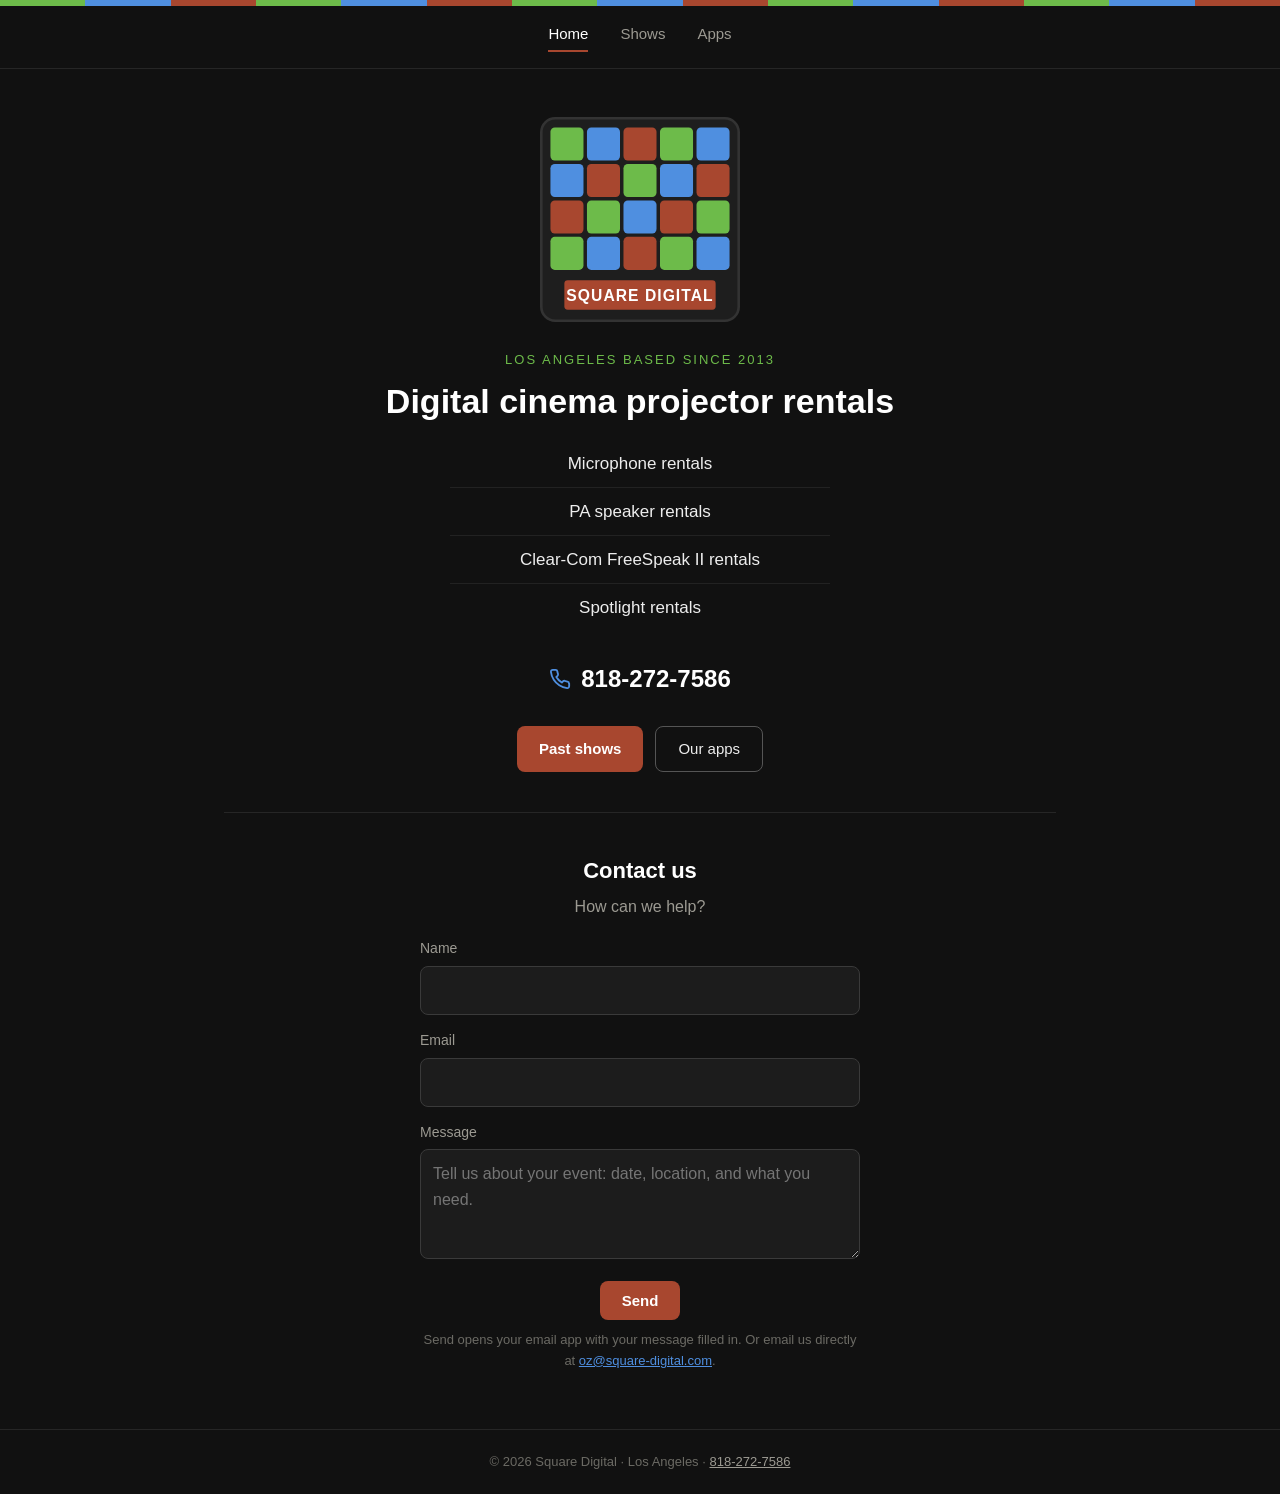
<file: index.html>
<!doctype html>
<html lang="en">
<head>
<meta charset="utf-8">
<meta name="viewport" content="width=device-width, initial-scale=1">
<title>Square Digital · Digital Cinema Projector Rentals, Los Angeles</title>
<meta name="description" content="Los Angeles based since 2013. Digital cinema projector rentals, plus microphones, PA speakers, Clear-Com FreeSpeak II, and spotlights.">
<meta name="theme-color" content="#111111">
<meta property="og:title" content="Square Digital · Digital Cinema Projector Rentals, Los Angeles">
<meta property="og:description" content="Los Angeles based since 2013. Digital cinema projector rentals, plus microphones, PA speakers, Clear-Com FreeSpeak II, and spotlights.">
<meta property="og:image" content="https://www.square-digital.com/images/logo.svg">
<link rel="icon" href="favicon.png">
<link rel="apple-touch-icon" href="apple-touch-icon.png">
<link rel="stylesheet" href="style.css">
</head>
<body>
<div class="band" aria-hidden="true"><span></span><span></span><span></span><span></span><span></span><span></span><span></span><span></span><span></span><span></span><span></span><span></span><span></span><span></span><span></span></div>
<nav class="nav" aria-label="Main"><a href="./" aria-current="page">Home</a><a href="shows.html">Shows</a><a href="apps.html">Apps</a></nav>
<main>

<section class="hero">
  <img class="logo" src="images/logo.svg" alt="Square Digital" width="200" height="205">
  <p class="eyebrow">Los Angeles based since 2013</p>
  <h1>Digital cinema projector rentals</h1>
  <ul class="services">
    <li>Microphone rentals</li>
    <li>PA speaker rentals</li>
    <li>Clear-Com FreeSpeak II rentals</li>
    <li>Spotlight rentals</li>
  </ul>
  <a class="phone" href="tel:+18182727586"><svg viewBox="0 0 24 24" fill="none" stroke="currentColor" stroke-width="2" stroke-linecap="round" stroke-linejoin="round" aria-hidden="true"><path d="M22 16.9v3a2 2 0 0 1-2.2 2 19.8 19.8 0 0 1-8.6-3.1 19.5 19.5 0 0 1-6-6A19.8 19.8 0 0 1 2.1 4.2 2 2 0 0 1 4.1 2h3a2 2 0 0 1 2 1.7c.1.9.4 1.8.7 2.7a2 2 0 0 1-.5 2.1L8 9.8a16 16 0 0 0 6 6l1.3-1.3a2 2 0 0 1 2.1-.4c.9.3 1.8.6 2.7.7a2 2 0 0 1 1.7 2z"/></svg>818-272-7586</a>
  <div class="buttons">
    <a class="btn" href="shows.html">Past shows</a>
    <a class="btn btn-outline" href="apps.html">Our apps</a>
  </div>
</section>

<section class="contact" id="contact">
  <h2>Contact us</h2>
  <p class="muted" style="margin:0 auto">How can we help?</p>
  <form id="contact-form">
    <label for="name">Name</label>
    <input id="name" name="name" autocomplete="name">
    <label for="email">Email</label>
    <input id="email" name="email" type="email" autocomplete="email" required>
    <label for="message">Message</label>
    <textarea id="message" name="message" placeholder="Tell us about your event: date, location, and what you need."></textarea>
    <div style="text-align:center"><button class="btn" type="submit">Send</button></div>
  </form>
  <p class="form-note">Send opens your email app with your message filled in. Or email us directly at <a href="mailto:oz@square-digital.com">oz@square-digital.com</a>.</p>
</section>

</main>
<footer>© <span id="year">2026</span> Square Digital · Los Angeles · <a href="tel:+18182727586">818-272-7586</a></footer>
<script>document.getElementById("year").textContent=new Date().getFullYear();</script>
<script>
document.getElementById("contact-form").addEventListener("submit", function (e) {
  e.preventDefault();
  var name = this.name.value.trim(), email = this.email.value.trim(), msg = this.message.value.trim();
  var subject = "Rental inquiry" + (name ? " from " + name : "");
  var body = msg + "\n\n" + (name ? name + "\n" : "") + email;
  window.location.href = "mailto:oz@square-digital.com?subject=" + encodeURIComponent(subject) + "&body=" + encodeURIComponent(body);
});
</script>
</body>
</html>
</file>
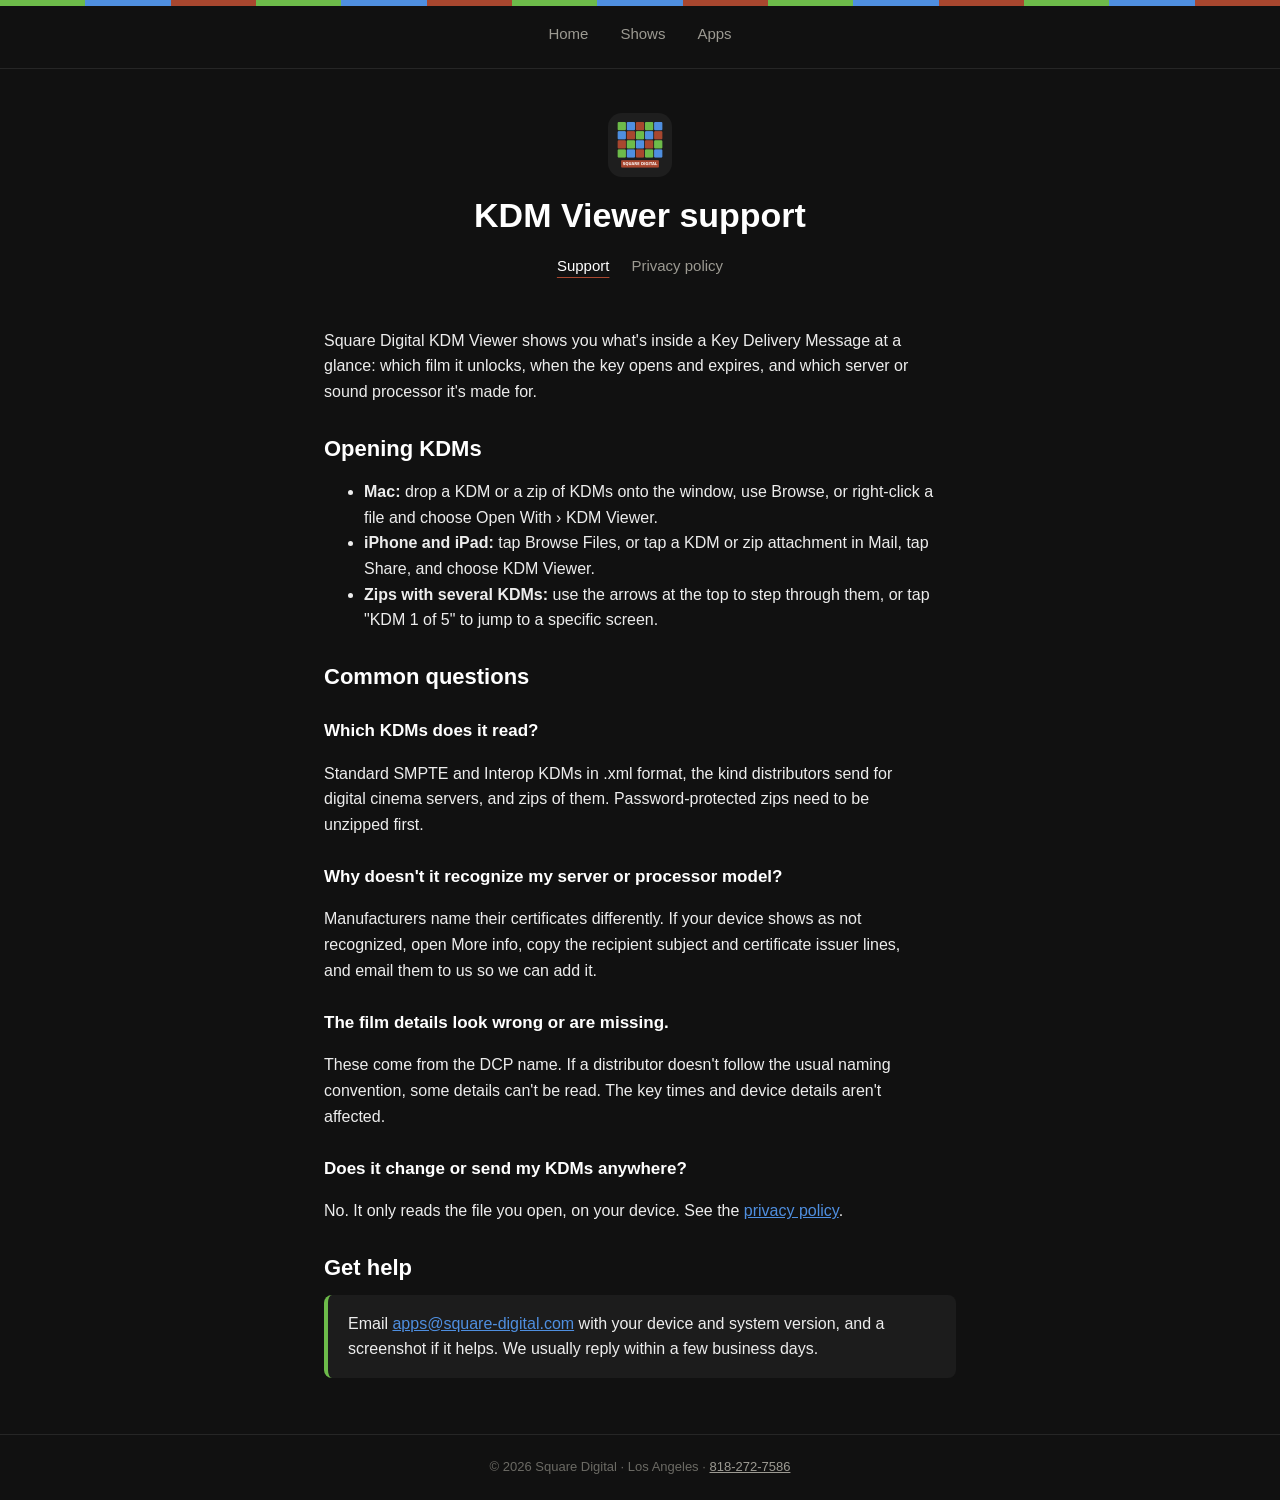
<file: kdm-viewer/index.html>
<!doctype html>
<html lang="en">
<head>
<meta charset="utf-8">
<meta name="viewport" content="width=device-width, initial-scale=1">
<title>KDM Viewer Support · Square Digital</title>
<meta name="description" content="Help for Square Digital KDM Viewer on Mac, iPhone, and iPad.">
<meta name="theme-color" content="#111111">
<meta property="og:title" content="KDM Viewer Support · Square Digital">
<meta property="og:description" content="Help for Square Digital KDM Viewer on Mac, iPhone, and iPad.">
<meta property="og:image" content="https://www.square-digital.com/images/logo.svg">
<link rel="icon" href="../favicon.png">
<link rel="apple-touch-icon" href="../apple-touch-icon.png">
<link rel="stylesheet" href="../style.css">
</head>
<body>
<div class="band" aria-hidden="true"><span></span><span></span><span></span><span></span><span></span><span></span><span></span><span></span><span></span><span></span><span></span><span></span><span></span><span></span><span></span></div>
<nav class="nav" aria-label="Main"><a href="../">Home</a><a href="../shows.html">Shows</a><a href="../apps.html">Apps</a></nav>
<main class="narrow">

<header class="page-head">
  <img class="mark" src="../images/kdm-viewer-icon.png" alt="" width="64" height="64" style="border-radius:14px">
  <h1>KDM Viewer support</h1>
  <div class="subnav"><a href="../kdm-viewer/" aria-current="page">Support</a><a href="../kdm-viewer/privacy.html">Privacy policy</a></div>
</header>
<section style="padding-top:20px">
<p>Square Digital KDM Viewer shows you what's inside a Key Delivery Message at a glance: which film it unlocks, when the key opens and expires, and which server or sound processor it's made for.</p>

<h2 style="margin-top:30px">Opening KDMs</h2>
<ul>
<li><strong>Mac:</strong> drop a KDM or a zip of KDMs onto the window, use Browse, or right-click a file and choose Open With › KDM Viewer.</li>
<li><strong>iPhone and iPad:</strong> tap Browse Files, or tap a KDM or zip attachment in Mail, tap Share, and choose KDM Viewer.</li>
<li><strong>Zips with several KDMs:</strong> use the arrows at the top to step through them, or tap "KDM 1 of 5" to jump to a specific screen.</li>
</ul>

<h2 style="margin-top:30px">Common questions</h2>
<h3>Which KDMs does it read?</h3>
<p>Standard SMPTE and Interop KDMs in .xml format, the kind distributors send for digital cinema servers, and zips of them. Password-protected zips need to be unzipped first.</p>
<h3>Why doesn't it recognize my server or processor model?</h3>
<p>Manufacturers name their certificates differently. If your device shows as not recognized, open More info, copy the recipient subject and certificate issuer lines, and email them to us so we can add it.</p>
<h3>The film details look wrong or are missing.</h3>
<p>These come from the DCP name. If a distributor doesn't follow the usual naming convention, some details can't be read. The key times and device details aren't affected.</p>
<h3>Does it change or send my KDMs anywhere?</h3>
<p>No. It only reads the file you open, on your device. See the <a href="../kdm-viewer/privacy.html">privacy policy</a>.</p>

<h2 style="margin-top:30px">Get help</h2>
<div class="callout"><p>Email <a href="mailto:apps@square-digital.com">apps@square-digital.com</a> with your device and system version, and a screenshot if it helps. We usually reply within a few business days.</p></div>
</section>

</main>
<footer>© <span id="year">2026</span> Square Digital · Los Angeles · <a href="tel:+18182727586">818-272-7586</a></footer>
<script>document.getElementById("year").textContent=new Date().getFullYear();</script>

</body>
</html>
</file>
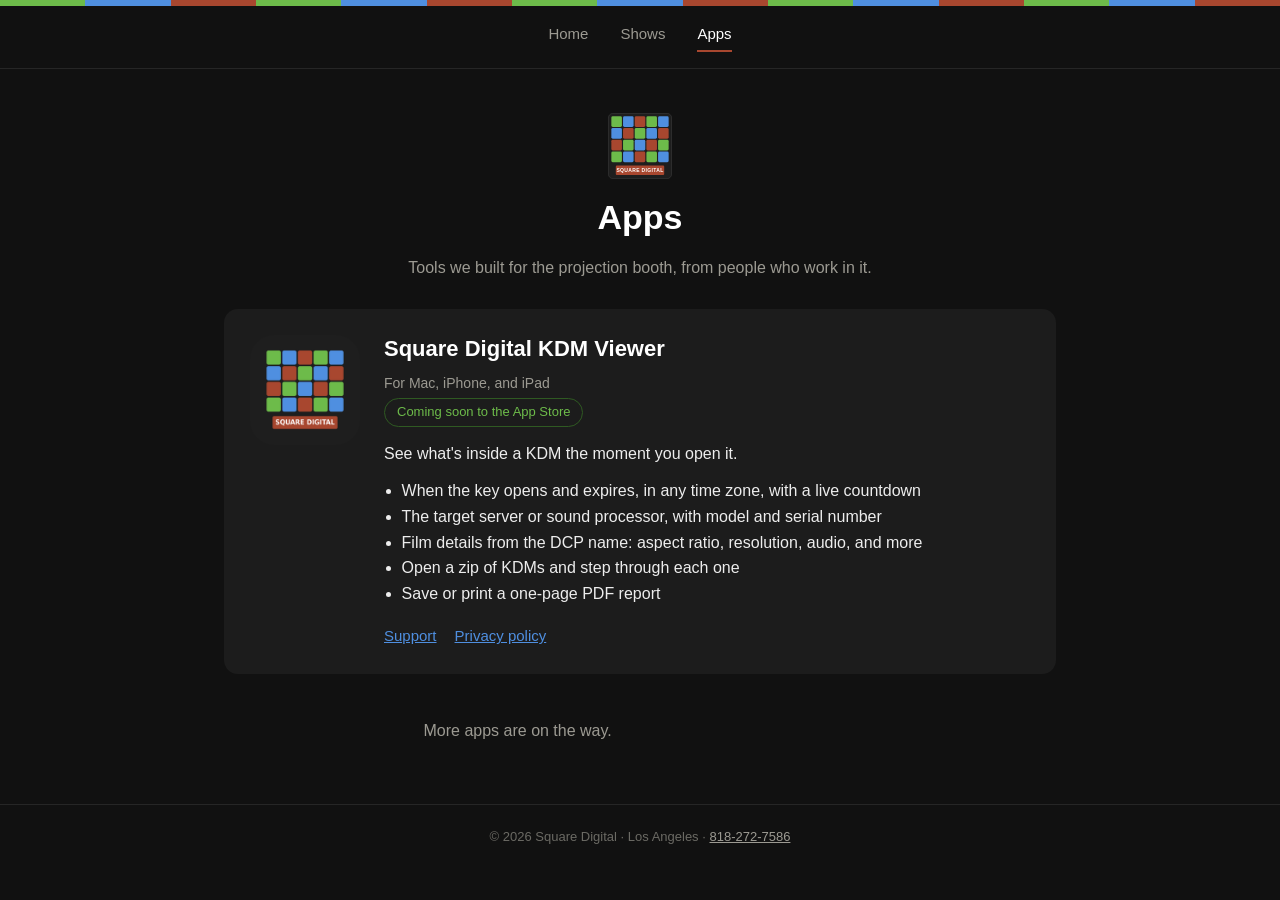
<file: apps.html>
<!doctype html>
<html lang="en">
<head>
<meta charset="utf-8">
<meta name="viewport" content="width=device-width, initial-scale=1">
<title>Apps · Square Digital</title>
<meta name="description" content="Apps by Square Digital for the digital cinema projection booth, including KDM Viewer for Mac, iPhone, and iPad.">
<meta name="theme-color" content="#111111">
<meta property="og:title" content="Apps · Square Digital">
<meta property="og:description" content="Apps by Square Digital for the digital cinema projection booth, including KDM Viewer for Mac, iPhone, and iPad.">
<meta property="og:image" content="https://www.square-digital.com/images/logo.svg">
<link rel="icon" href="favicon.png">
<link rel="apple-touch-icon" href="apple-touch-icon.png">
<link rel="stylesheet" href="style.css">
</head>
<body>
<div class="band" aria-hidden="true"><span></span><span></span><span></span><span></span><span></span><span></span><span></span><span></span><span></span><span></span><span></span><span></span><span></span><span></span><span></span></div>
<nav class="nav" aria-label="Main"><a href="./">Home</a><a href="shows.html">Shows</a><a href="apps.html" aria-current="page">Apps</a></nav>
<main>

<header class="page-head">
  <img class="mark" src="images/logo.svg" alt="" width="64" height="66">
  <h1>Apps</h1>
  <p class="muted" style="margin:0 auto">Tools we built for the projection booth, from people who work in it.</p>
</header>
<article class="app-card">
  <img src="images/kdm-viewer-icon.png" alt="KDM Viewer app icon" width="110" height="110">
  <div class="body">
    <h2>Square Digital KDM Viewer</h2>
    <p class="platforms">For Mac, iPhone, and iPad</p>
    <span class="badge">Coming soon to the App Store</span>
    <p style="margin:0">See what's inside a KDM the moment you open it.</p>
    <ul>
      <li>When the key opens and expires, in any time zone, with a live countdown</li>
      <li>The target server or sound processor, with model and serial number</li>
      <li>Film details from the DCP name: aspect ratio, resolution, audio, and more</li>
      <li>Open a zip of KDMs and step through each one</li>
      <li>Save or print a one-page PDF report</li>
    </ul>
    <div class="links"><a href="kdm-viewer/">Support</a><a href="kdm-viewer/privacy.html">Privacy policy</a></div>
  </div>
</article>
<p class="more">More apps are on the way.</p>

</main>
<footer>© <span id="year">2026</span> Square Digital · Los Angeles · <a href="tel:+18182727586">818-272-7586</a></footer>
<script>document.getElementById("year").textContent=new Date().getFullYear();</script>

</body>
</html>
</file>
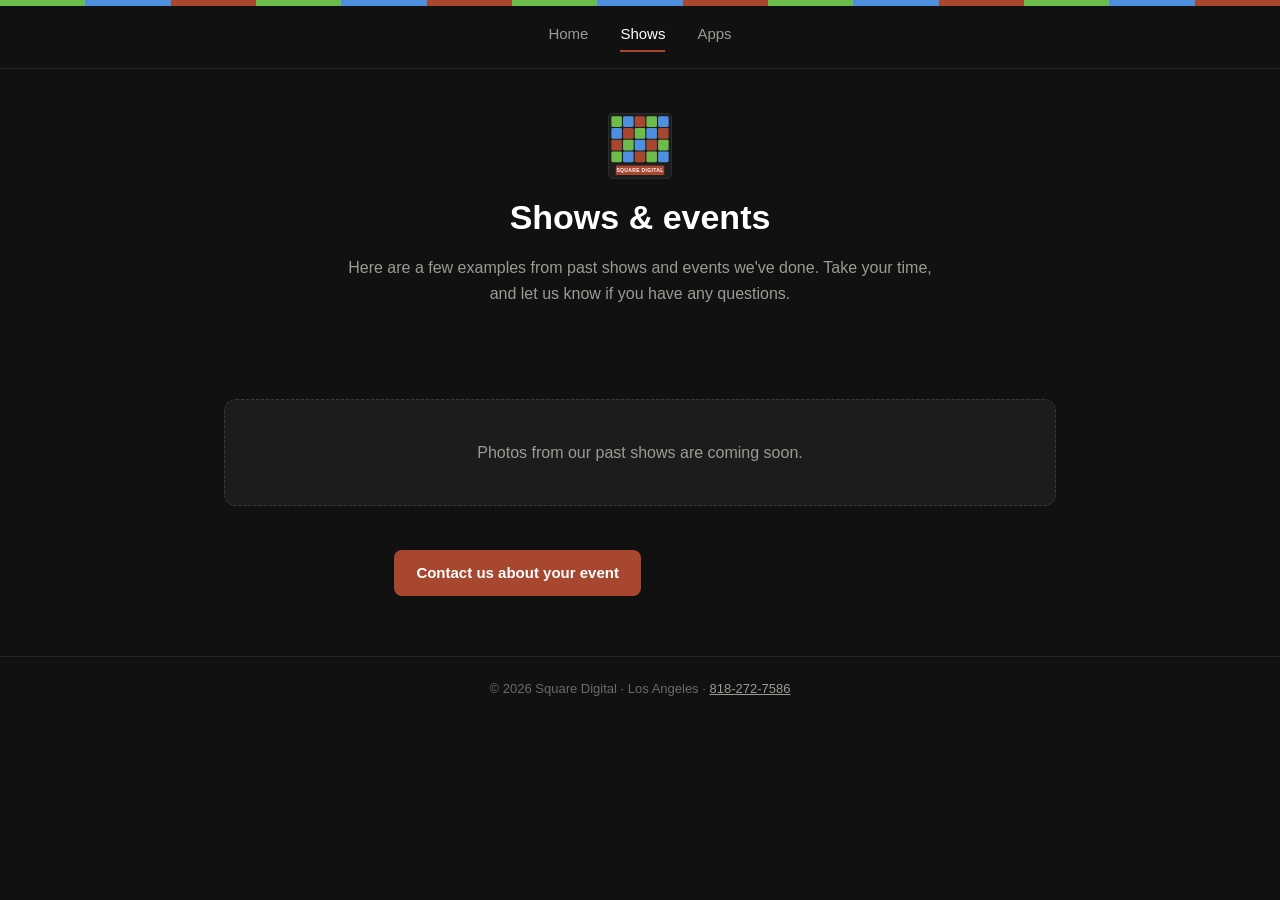
<file: shows.html>
<!doctype html>
<html lang="en">
<head>
<meta charset="utf-8">
<meta name="viewport" content="width=device-width, initial-scale=1">
<title>Shows & Events · Square Digital</title>
<meta name="description" content="Photos from past shows and events supported by Square Digital in Los Angeles.">
<meta name="theme-color" content="#111111">
<meta property="og:title" content="Shows & Events · Square Digital">
<meta property="og:description" content="Photos from past shows and events supported by Square Digital in Los Angeles.">
<meta property="og:image" content="https://www.square-digital.com/images/logo.svg">
<link rel="icon" href="favicon.png">
<link rel="apple-touch-icon" href="apple-touch-icon.png">
<link rel="stylesheet" href="style.css">
</head>
<body>
<div class="band" aria-hidden="true"><span></span><span></span><span></span><span></span><span></span><span></span><span></span><span></span><span></span><span></span><span></span><span></span><span></span><span></span><span></span></div>
<nav class="nav" aria-label="Main"><a href="./">Home</a><a href="shows.html" aria-current="page">Shows</a><a href="apps.html">Apps</a></nav>
<main>

<header class="page-head">
  <img class="mark" src="images/logo.svg" alt="" width="64" height="66">
  <h1>Shows &amp; events</h1>
  <p class="muted" style="margin:0 auto">Here are a few examples from past shows and events we've done. Take your time, and let us know if you have any questions.</p>
</header>
<div id="gallery" class="gallery" aria-label="Photos from past shows"></div>
<div id="empty" class="empty" hidden>Photos from our past shows are coming soon.</div>
<p style="text-align:center;padding-bottom:44px"><a class="btn" href="index.html#contact">Contact us about your event</a></p>
<dialog id="viewer" aria-label="Photo">
  <button class="close" type="button" aria-label="Close" onclick="document.getElementById('viewer').close()">×</button>
  <img id="viewer-img" alt="">
  <p class="caption" id="viewer-caption"></p>
</dialog>

</main>
<footer>© <span id="year">2026</span> Square Digital · Los Angeles · <a href="tel:+18182727586">818-272-7586</a></footer>
<script>document.getElementById("year").textContent=new Date().getFullYear();</script>
<script>
/* To add a photo: put the file in images/shows/ and add a line below: { file: "name.jpg", caption: "Event name" } */
var photos = [
];
var gallery = document.getElementById("gallery"), viewer = document.getElementById("viewer");
if (photos.length === 0) { document.getElementById("empty").hidden = false; gallery.hidden = true; }
photos.forEach(function (p) {
  var b = document.createElement("button");
  b.type = "button";
  b.setAttribute("aria-label", "View larger: " + (p.caption || "photo"));
  var img = document.createElement("img");
  img.src = "images/shows/" + p.file; img.alt = p.caption || ""; img.loading = "lazy";
  b.appendChild(img);
  b.addEventListener("click", function () {
    document.getElementById("viewer-img").src = img.src;
    document.getElementById("viewer-img").alt = img.alt;
    document.getElementById("viewer-caption").textContent = p.caption || "";
    viewer.showModal();
  });
  gallery.appendChild(b);
});
viewer.addEventListener("click", function (e) { if (e.target === viewer) viewer.close(); });
</script>
</body>
</html>
</file>
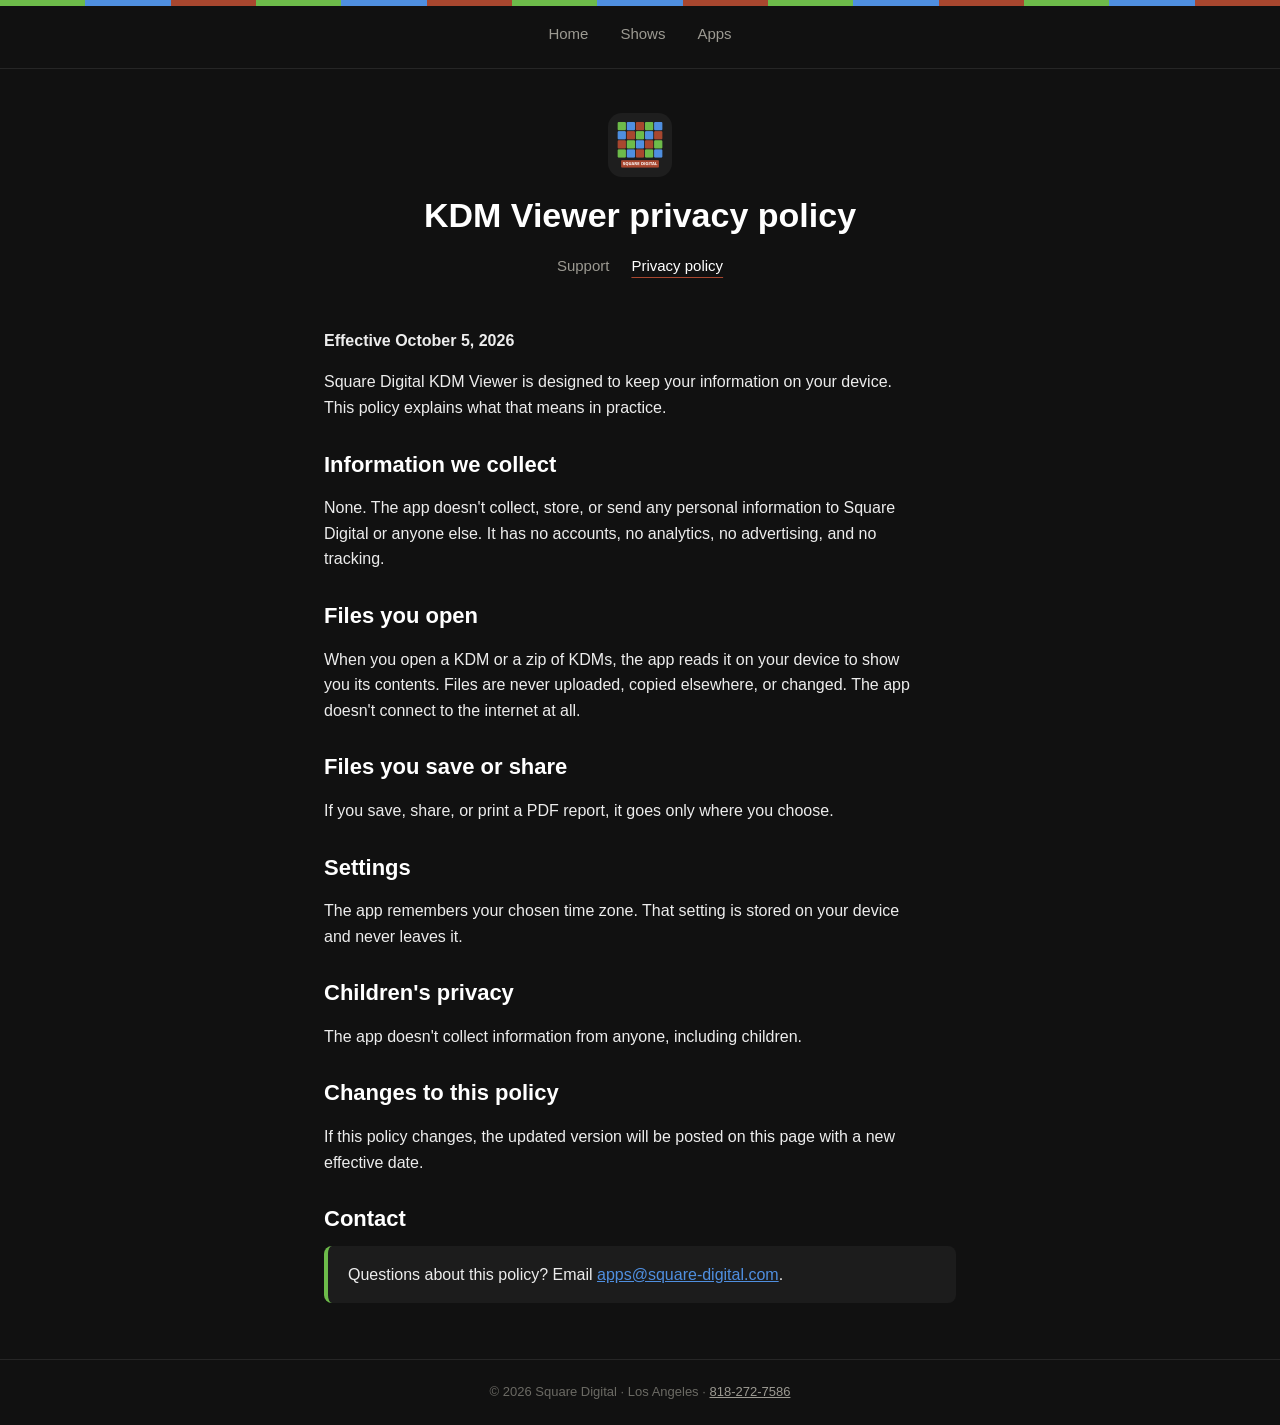
<file: kdm-viewer/privacy.html>
<!doctype html>
<html lang="en">
<head>
<meta charset="utf-8">
<meta name="viewport" content="width=device-width, initial-scale=1">
<title>KDM Viewer Privacy Policy · Square Digital</title>
<meta name="description" content="Privacy policy for Square Digital KDM Viewer. The app collects no data.">
<meta name="theme-color" content="#111111">
<meta property="og:title" content="KDM Viewer Privacy Policy · Square Digital">
<meta property="og:description" content="Privacy policy for Square Digital KDM Viewer. The app collects no data.">
<meta property="og:image" content="https://www.square-digital.com/images/logo.svg">
<link rel="icon" href="../favicon.png">
<link rel="apple-touch-icon" href="../apple-touch-icon.png">
<link rel="stylesheet" href="../style.css">
</head>
<body>
<div class="band" aria-hidden="true"><span></span><span></span><span></span><span></span><span></span><span></span><span></span><span></span><span></span><span></span><span></span><span></span><span></span><span></span><span></span></div>
<nav class="nav" aria-label="Main"><a href="../">Home</a><a href="../shows.html">Shows</a><a href="../apps.html">Apps</a></nav>
<main class="narrow">

<header class="page-head">
  <img class="mark" src="../images/kdm-viewer-icon.png" alt="" width="64" height="64" style="border-radius:14px">
  <h1>KDM Viewer privacy policy</h1>
  <div class="subnav"><a href="../kdm-viewer/">Support</a><a href="../kdm-viewer/privacy.html" aria-current="page">Privacy policy</a></div>
</header>
<section style="padding-top:20px">
<p><strong>Effective October 5, 2026</strong></p>
<p>Square Digital KDM Viewer is designed to keep your information on your device. This policy explains what that means in practice.</p>
<h2 style="margin-top:30px">Information we collect</h2>
<p>None. The app doesn't collect, store, or send any personal information to Square Digital or anyone else. It has no accounts, no analytics, no advertising, and no tracking.</p>
<h2 style="margin-top:30px">Files you open</h2>
<p>When you open a KDM or a zip of KDMs, the app reads it on your device to show you its contents. Files are never uploaded, copied elsewhere, or changed. The app doesn't connect to the internet at all.</p>
<h2 style="margin-top:30px">Files you save or share</h2>
<p>If you save, share, or print a PDF report, it goes only where you choose.</p>
<h2 style="margin-top:30px">Settings</h2>
<p>The app remembers your chosen time zone. That setting is stored on your device and never leaves it.</p>
<h2 style="margin-top:30px">Children's privacy</h2>
<p>The app doesn't collect information from anyone, including children.</p>
<h2 style="margin-top:30px">Changes to this policy</h2>
<p>If this policy changes, the updated version will be posted on this page with a new effective date.</p>
<h2 style="margin-top:30px">Contact</h2>
<div class="callout"><p>Questions about this policy? Email <a href="mailto:apps@square-digital.com">apps@square-digital.com</a>.</p></div>
</section>

</main>
<footer>© <span id="year">2026</span> Square Digital · Los Angeles · <a href="tel:+18182727586">818-272-7586</a></footer>
<script>document.getElementById("year").textContent=new Date().getFullYear();</script>

</body>
</html>
</file>
<file: style.css>
/* Square Digital — shared styles */
:root{
  --bg:#111111; --surface:#1C1C1C; --line:#262626; --line-strong:#3A3A3A;
  --text:#EDEDED; --muted:#9C9A92; --faint:#6B6A64;
  --green:#6DBB4A; --blue:#4F8FE0; --rust:#A8472F; --rust-hover:#BD5338;
}
*{box-sizing:border-box}
html{-webkit-text-size-adjust:100%}
body{margin:0;background:var(--bg);color:var(--text);
  font:16px/1.6 -apple-system,BlinkMacSystemFont,"Helvetica Neue",Arial,sans-serif}
img{max-width:100%;height:auto;display:block}
a{color:var(--blue)}
a:focus-visible,button:focus-visible,input:focus-visible,textarea:focus-visible{outline:2px solid var(--blue);outline-offset:3px}

.band{display:grid;grid-template-columns:repeat(15,1fr);height:6px}
.band span:nth-child(3n+1){background:var(--green)}
.band span:nth-child(3n+2){background:var(--blue)}
.band span:nth-child(3n){background:var(--rust)}

.nav{display:flex;justify-content:center;gap:32px;padding:16px 20px;border-bottom:1px solid var(--line)}
.nav a{color:var(--muted);text-decoration:none;font-size:15px;padding-bottom:4px;border-bottom:2px solid transparent}
.nav a:hover{color:var(--text)}
.nav a[aria-current=page]{color:#fff;border-bottom-color:var(--rust)}

main{max-width:880px;margin:0 auto;padding:0 24px}
.narrow{max-width:680px}
section{padding:44px 0}
section+section{border-top:1px solid var(--line)}

.eyebrow{font-size:13px;letter-spacing:2px;text-transform:uppercase;color:var(--green);margin:0 0 10px}
h1{font-size:clamp(26px,5vw,34px);line-height:1.2;font-weight:600;color:#fff;margin:0 0 18px}
h2{font-size:22px;line-height:1.3;font-weight:600;color:#fff;margin:0 0 8px}
h3{font-size:17px;color:#fff;margin:26px 0 4px}
p,li{max-width:66ch}
.muted{color:var(--muted)}

.btn{display:inline-block;background:var(--rust);color:#fff;font-size:15px;font-weight:600;
  padding:11px 22px;border-radius:8px;text-decoration:none;border:0;cursor:pointer;font-family:inherit}
.btn:hover{background:var(--rust-hover)}
.btn-outline{background:transparent;border:1px solid #555;color:var(--text);font-weight:500;padding:10px 22px}
.btn-outline:hover{background:#1A1A1A;border-color:#777}
.buttons{display:flex;flex-wrap:wrap;gap:12px;justify-content:center}

/* Home */
.hero{text-align:center;padding:48px 0 40px}
.hero p,.page-head p,.contact p{margin-left:auto;margin-right:auto}
.hero .logo{width:200px;margin:0 auto 28px}
.services{list-style:none;padding:0;margin:0 auto 28px;max-width:380px}
.services li{padding:10px 0;border-bottom:1px solid #222;font-size:17px;max-width:none}
.services li:last-child{border-bottom:0}
.phone{display:inline-flex;align-items:center;gap:10px;font-size:24px;font-weight:600;color:#fff;text-decoration:none;margin-bottom:28px}
.phone svg{width:22px;height:22px;color:var(--blue)}

/* Contact */
.contact{text-align:center}
.contact form{text-align:left;margin:18px auto 0;max-width:440px}
.contact .form-note{max-width:440px}
label{display:block;font-size:14px;color:var(--muted);margin:0 0 6px}
input,textarea{width:100%;background:var(--surface);border:1px solid var(--line-strong);border-radius:8px;
  color:var(--text);padding:11px 12px;font:inherit;margin-bottom:14px}
textarea{min-height:110px;resize:vertical}
.form-note{font-size:13px;color:var(--faint);text-align:center;margin-top:10px}

/* Page headers */
.page-head{text-align:center;padding:44px 0 8px}
.page-head .mark{width:64px;margin:0 auto 18px}

/* Shows gallery */
.gallery{display:grid;grid-template-columns:repeat(auto-fill,minmax(240px,1fr));gap:12px;padding:20px 0 44px}
.gallery button{padding:0;border:0;background:var(--surface);border-radius:10px;overflow:hidden;cursor:zoom-in;aspect-ratio:4/3}
.gallery img{width:100%;height:100%;object-fit:cover;transition:transform .3s}
.gallery button:hover img{transform:scale(1.03)}
.empty{background:var(--surface);border:1px dashed var(--line-strong);border-radius:12px;padding:40px 20px;text-align:center;color:var(--muted);margin:20px 0 44px}
dialog{border:0;padding:0;background:transparent;max-width:min(1100px,94vw)}
dialog::backdrop{background:rgba(0,0,0,.88)}
dialog img{max-height:84vh;width:auto;border-radius:8px;margin:0 auto}
dialog .caption{color:var(--muted);text-align:center;font-size:14px;margin:10px 0 0}
.close{position:fixed;top:16px;right:20px;background:#222;color:#fff;border:0;border-radius:50%;width:40px;height:40px;font-size:22px;cursor:pointer}

/* Apps */
.app-card{display:flex;flex-wrap:wrap;gap:24px;align-items:flex-start;background:var(--surface);border-radius:14px;padding:26px;margin:20px 0 44px}
.app-card img{width:110px;border-radius:24px;flex-shrink:0}
.app-card .body{flex:1;min-width:240px}
.app-card ul{padding-left:1.1em;margin:12px 0 18px;color:var(--text)}
.app-card .platforms{font-size:14px;color:var(--muted);margin:0 0 4px}
.badge{display:inline-block;font-size:13px;color:var(--green);border:1px solid #2F5A22;border-radius:999px;padding:3px 12px;margin-bottom:14px}
.links{display:flex;flex-wrap:wrap;gap:18px;font-size:15px}
.more{text-align:center;color:var(--muted);padding-bottom:44px}

/* Support pages */
.subnav{display:flex;justify-content:center;gap:22px;font-size:15px;margin:0 0 6px}
.subnav a{color:var(--muted);text-decoration:none}
.subnav a[aria-current=page]{color:#fff;text-decoration:underline;text-decoration-color:var(--rust);text-underline-offset:6px}
.callout{background:var(--surface);border-left:4px solid var(--green);border-radius:8px;padding:16px 20px;margin:12px 0}
.callout p{margin:0}

footer{border-top:1px solid var(--line);padding:22px 24px;text-align:center;font-size:13px;color:var(--faint)}
footer a{color:var(--muted)}

@media (max-width:520px){
  .nav{gap:24px}
  .hero .logo{width:160px}
  .phone{font-size:21px}
  .app-card{padding:20px}
}
</file>
